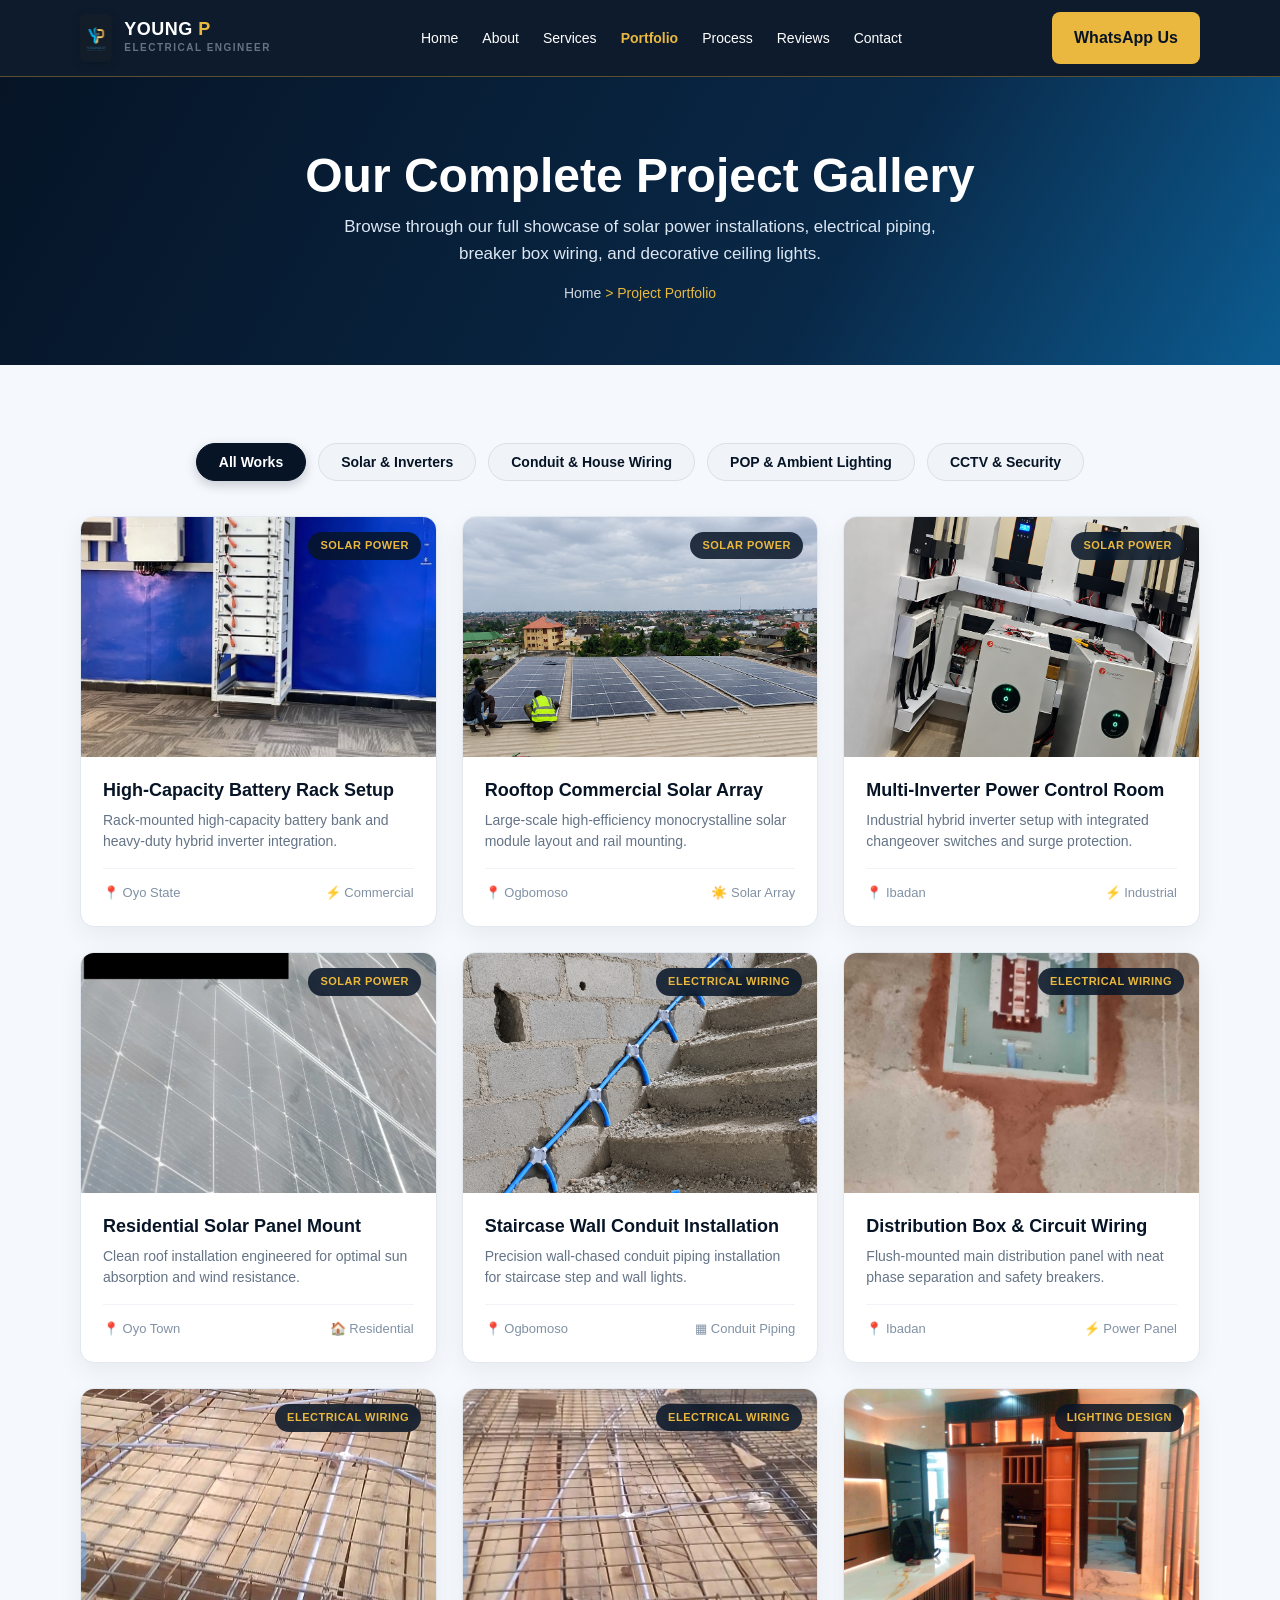
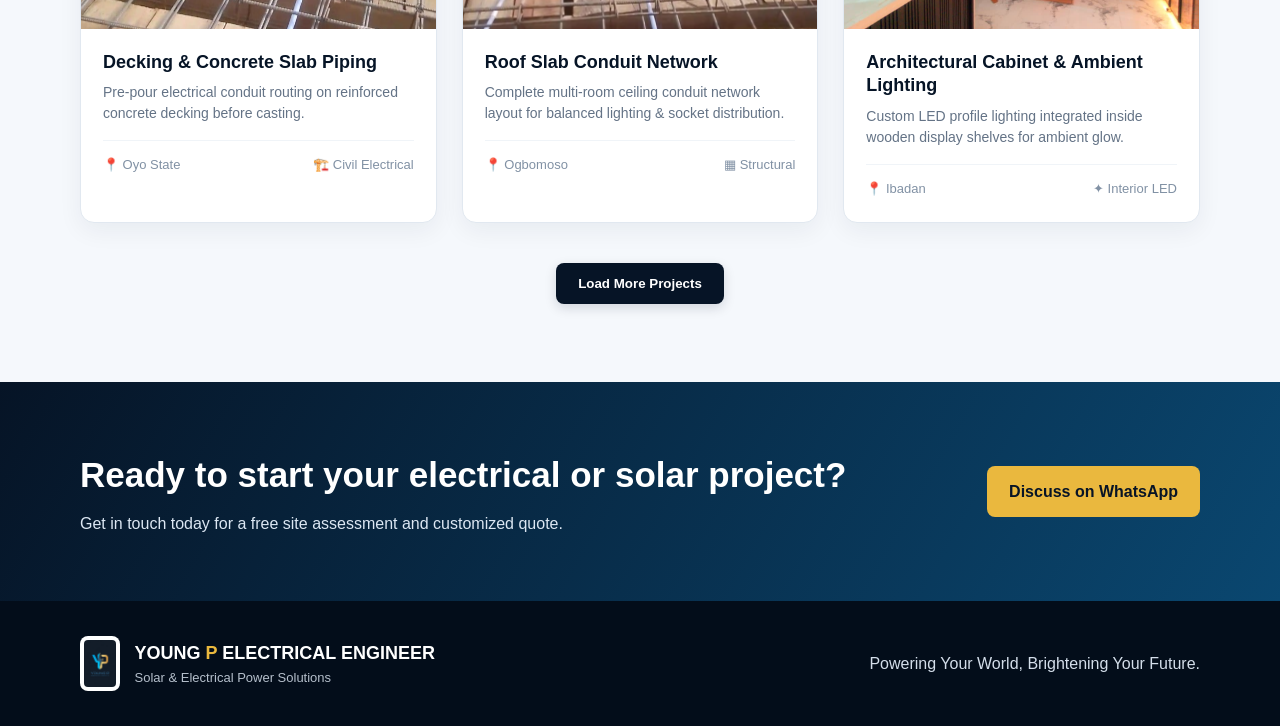
<file: projects.html>
<!DOCTYPE html>
<html lang="en">

<head>
    <meta charset="UTF-8">
    <meta name="viewport" content="width=device-width, initial-scale=1.0">
    <title>All Projects | Young P Electrical Engineer</title>
    <meta name="description"
        content="Explore our full portfolio of completed solar panel installations, high-capacity inverter setups, distribution board wiring, conduit piping, and modern LED/POP lighting.">
    <link rel="stylesheet" href="style.css">
    <link rel="stylesheet" href="responsiveness.css">

    <!-- Open Graph Tags -->
    <meta property="og:type" content="website">
    <meta property="og:title" content="Our Electrical & Solar Projects | Young P Electrical Engineer">
    <meta property="og:description" content="View our complete gallery of professional solar, wiring, security, and lighting installations.">
    <meta property="og:image" content="logo.jpg">

    <link rel="icon" type="image/jpeg" href="./IMAGES/logo.jpg">

    <style>
        /* Logo & Header Styling */
        .brand-container {
            display: flex;
            align-items: center;
            gap: 12px;
            text-decoration: none;
        }

        .header-logo {
            height: 48px;
            width: auto;
            border-radius: 6px;
            object-fit: contain;
            filter: drop-shadow(0px 2px 4px rgba(0, 0, 0, 0.2));
            transition: transform 0.3s ease;
        }

        .brand-container:hover .header-logo {
            transform: scale(1.05);
        }

        .brand-text-group {
            display: flex;
            flex-direction: column;
        }

        .brand-title {
            font-size: 18px;
            font-weight: 800;
            color: #ffffff;
            line-height: 1.1;
            letter-spacing: 0.5px;
        }

        .brand-title span {
            color: var(--gold);
        }

        .brand-subtitle {
            font-size: 10px;
            font-weight: 600;
            color: #647386;
            letter-spacing: 1.5px;
        }

        /* Hero Banner */
        .page-hero {
            background: linear-gradient(120deg, #061426 0%, #092847 65%, #0c5c91 100%);
            color: #ffffff;
            padding: 60px 0;
            text-align: center;
            position: relative;
        }

        .page-hero h1 {
            font-size: clamp(32px, 5vw, 48px);
            margin-bottom: 12px;
        }

        .page-hero p {
            color: #dce7f3;
            font-size: 17px;
            max-width: 650px;
            margin: 0 auto;
        }

        .breadcrumb {
            margin-top: 15px;
            font-size: 14px;
            color: var(--gold);
        }

        .breadcrumb a {
            color: #ffffff;
            opacity: 0.8;
            transition: opacity 0.2s;
        }

        .breadcrumb a:hover {
            opacity: 1;
            text-decoration: underline;
        }

        /* Portfolio Gallery Filter Controls */
        .gallery-filters {
            display: flex;
            justify-content: center;
            gap: 12px;
            margin-bottom: 35px;
            flex-wrap: wrap;
        }

        .filter-btn {
            background: #f0f4f8;
            border: 1px solid #dcdfe6;
            padding: 10px 22px;
            border-radius: 25px;
            cursor: pointer;
            font-weight: 700;
            font-size: 14px;
            color: var(--navy);
            transition: all 0.3s ease;
        }

        .filter-btn.active,
        .filter-btn:hover {
            background: var(--navy);
            color: #ffffff;
            border-color: var(--navy);
            box-shadow: 0 4px 12px rgba(6, 20, 38, 0.2);
        }

        /* Grid Layout */
        .gallery-grid {
            display: grid;
            grid-template-columns: repeat(auto-fill, minmax(310px, 1fr));
            gap: 25px;
        }

        .gallery-card {
            background: #ffffff;
            border-radius: 14px;
            overflow: hidden;
            border: 1px solid #e1e8f0;
            box-shadow: 0 8px 25px rgba(9, 30, 55, 0.06);
            transition: transform 0.3s ease, box-shadow 0.3s ease;
        }

        .gallery-card:hover {
            transform: translateY(-6px);
            box-shadow: 0 16px 35px rgba(9, 30, 55, 0.12);
        }

        .gallery-card-img {
            position: relative;
            height: 240px;
            overflow: hidden;
            background: #eef2f7;
        }

        .gallery-card-img img {
            width: 100%;
            height: 100%;
            object-fit: cover;
            transition: transform 0.5s ease;
        }

        .gallery-card:hover .gallery-card-img img {
            transform: scale(1.08);
        }

        .category-badge {
            position: absolute;
            top: 15px;
            right: 15px;
            background: rgba(6, 20, 38, 0.85);
            color: var(--gold);
            font-size: 11px;
            font-weight: 700;
            padding: 5px 12px;
            border-radius: 20px;
            backdrop-filter: blur(4px);
            text-transform: uppercase;
            letter-spacing: 0.5px;
        }

        .gallery-card-body {
            padding: 22px;
        }

        .gallery-card-body h3 {
            color: var(--navy);
            font-size: 18px;
            margin-bottom: 8px;
            line-height: 1.3;
        }

        .gallery-card-body p {
            color: #647386;
            font-size: 14px;
            line-height: 1.5;
            margin-bottom: 16px;
        }

        .gallery-card-footer {
            display: flex;
            align-items: center;
            justify-content: space-between;
            padding-top: 14px;
            border-top: 1px solid #f0f4f8;
            font-size: 13px;
            color: #8191a4;
        }

        /* Load More Controls */
        .load-more-wrapper {
            text-align: center;
            margin-top: 40px;
        }

        /* Footer Logo Wrapper */
        .footer-logo-wrapper {
            display: flex;
            align-items: center;
            gap: 15px;
        }

        .footer-logo {
            height: 55px;
            width: auto;
            border-radius: 8px;
            background: #ffffff;
            padding: 4px;
        }
    </style>
</head>

<body>
    <!-- Header -->
    <header>
        <div class="container nav">
            <a class="brand-container" href="index.html">
                <img src="./IMAGES/logo.jpg" alt="Young P Electrical Engineer Logo" class="header-logo">
                <div class="brand-text-group">
                    <span class="brand-title">YOUNG <span>P</span></span>
                    <span class="brand-subtitle">ELECTRICAL ENGINEER</span>
                </div>
            </a>
            <nav>
                <a href="index.html#home">Home</a>
                <a href="index.html#about">About</a>
                <a href="index.html#services">Services</a>
                <a href="projects.html" style="color: var(--gold); font-weight:700;">Portfolio</a>
                <a href="index.html#process">Process</a>
                <a href="index.html#reviews">Reviews</a>
                <a href="index.html#contact">Contact</a>
            </nav>
            <a class="btn btn-gold" href="https://wa.me/2349036891580">WhatsApp Us</a>
        </div>
    </header>

    <main>
        <!-- Hero Banner -->
        <section class="page-hero">
            <div class="container">
                <h1>Our Complete Project Gallery</h1>
                <p>Browse through our full showcase of solar power installations, electrical piping, breaker box wiring, and decorative ceiling lights.</p>
                <div class="breadcrumb">
                    <a href="index.html">Home</a> &gt; <span>Project Portfolio</span>
                </div>
            </div>
        </section>

        <!-- Gallery Section -->
        <section class="section alt">
            <div class="container">
                <!-- Filters -->
                <div class="gallery-filters">
                    <button class="filter-btn active" onclick="setCategory('all', this)">All Works</button>
                    <button class="filter-btn" onclick="setCategory('solar', this)">Solar & Inverters</button>
                    <button class="filter-btn" onclick="setCategory('wiring', this)">Conduit & House Wiring</button>
                    <button class="filter-btn" onclick="setCategory('lighting', this)">POP & Ambient Lighting</button>
                    <button class="filter-btn" onclick="setCategory('cctv', this)">CCTV & Security</button>
                </div>

                <!-- Dynamic Projects Grid -->
                <div class="gallery-grid" id="projectsGrid"></div>

                <!-- Load More Button -->
                <div class="load-more-wrapper">
                    <button id="loadMoreBtn" class="btn btn-navy" onclick="loadMoreProjects()">Load More Projects</button>
                </div>
            </div>
        </section>

        <!-- Call To Action -->
        <section class="cta">
            <div class="container cta-inner">
                <div>
                    <h2>Ready to start your electrical or solar project?</h2>
                    <p>Get in touch today for a free site assessment and customized quote.</p>
                </div>
                <a class="btn btn-gold" href="https://wa.me/2349036891580?text=Hello%20Young%20P%20Electrical%20Engineer%2C%20I%20saw%20your%20project%20gallery%20and%20would%20like%20to%20consult%20you.">Discuss on WhatsApp</a>
            </div>
        </section>
    </main>

    <!-- Footer -->
    <footer>
        <div class="container footer-grid">
            <div class="footer-logo-wrapper">
                <img src="./IMAGES/logo.jpg" alt="Young P Logo" class="footer-logo">
                <div>
                    <div class="footer-brand" style="font-weight: 800; font-size: 18px;">YOUNG <span class="gold">P</span> ELECTRICAL ENGINEER</div>
                    <div style="font-size: 13px; opacity: 0.85;">Solar & Electrical Power Solutions</div>
                </div>
            </div>
            <div>Powering Your World, Brightening Your Future.</div>
        </div>
    </footer>

    <!-- JavaScript Data Array & Gallery Script -->
    <script>
        // Data list containing all 35 project items
        const projectsData = [
            { img: 'IMAGES/solar 1.jpeg', title: 'High-Capacity Battery Rack Setup', desc: 'Rack-mounted high-capacity battery bank and heavy-duty hybrid inverter integration.', cat: 'solar', badge: 'Solar Power', loc: '📍 Oyo State', type: '⚡ Commercial' },
            { img: 'IMAGES/solar 2.png', title: 'Rooftop Commercial Solar Array', desc: 'Large-scale high-efficiency monocrystalline solar module layout and rail mounting.', cat: 'solar', badge: 'Solar Power', loc: '📍 Ogbomoso', type: '☀️ Solar Array' },
            { img: 'IMAGES/solar 3.png', title: 'Multi-Inverter Power Control Room', desc: 'Industrial hybrid inverter setup with integrated changeover switches and surge protection.', cat: 'solar', badge: 'Solar Power', loc: '📍 Ibadan', type: '⚡ Industrial' },
            { img: 'IMAGES/solar 4.jpg', title: 'Residential Solar Panel Mount', desc: 'Clean roof installation engineered for optimal sun absorption and wind resistance.', cat: 'solar', badge: 'Solar Power', loc: '📍 Oyo Town', type: '🏠 Residential' },
            { img: 'IMAGES/pipe 1.png', title: 'Staircase Wall Conduit Installation', desc: 'Precision wall-chased conduit piping installation for staircase step and wall lights.', cat: 'wiring', badge: 'Electrical Wiring', loc: '📍 Ogbomoso', type: '▦ Conduit Piping' },
            { img: 'IMAGES/pipe 2.jpg', title: 'Distribution Box & Circuit Wiring', desc: 'Flush-mounted main distribution panel with neat phase separation and safety breakers.', cat: 'wiring', badge: 'Electrical Wiring', loc: '📍 Ibadan', type: '⚡ Power Panel' },
            { img: 'IMAGES/pipe 3.jpg', title: 'Decking & Concrete Slab Piping', desc: 'Pre-pour electrical conduit routing on reinforced concrete decking before casting.', cat: 'wiring', badge: 'Electrical Wiring', loc: '📍 Oyo State', type: '🏗️ Civil Electrical' },
            { img: 'IMAGES/pipe 4.jpg', title: 'Roof Slab Conduit Network', desc: 'Complete multi-room ceiling conduit network layout for balanced lighting & socket distribution.', cat: 'wiring', badge: 'Electrical Wiring', loc: '📍 Ogbomoso', type: '▦ Structural' },
            { img: 'IMAGES/light 22.jpg', title: 'Architectural Cabinet & Ambient Lighting', desc: 'Custom LED profile lighting integrated inside wooden display shelves for ambient glow.', cat: 'lighting', badge: 'Lighting Design', loc: '📍 Ibadan', type: '✦ Interior LED' },
            
            // Items 10 to 35 - Match filenames to your local IMAGES folder
            { img: 'IMAGES/solar 13.jpg', title: 'Hybrid Inverter & Lithium Battery System', desc: 'Seamless auto-switchover inverter installation for uninterrupted residential power.', cat: 'solar', badge: 'Solar Power', loc: '📍 Ibadan', type: '⚡ Residential' },
            { img: 'IMAGES/light 1.jpeg', title: 'POP Ceiling Recessed Spotlight Network', desc: 'Precision recessed LED spotlight placement in living area POP ceiling.', cat: 'lighting', badge: 'Lighting Design', loc: '📍 Oyo Town', type: '✦ Accent Light' },
            { img: 'IMAGES/camera 1.jpg', title: 'High-Definition CCTV Camera Installation', desc: 'Outdoor dome and bullet camera network for 360-degree property security.', cat: 'cctv', badge: 'Security Systems', loc: '📍 Ibadan', type: '◉ Surveillance' },
            { img: 'IMAGES/solar 6.png', title: 'Roof Monocrystalline Solar Setup', desc: 'Heavy-duty rooftop solar panel installation with surge arresters.', cat: 'solar', badge: 'Solar Power', loc: '📍 Ogbomoso', type: '☀️ Rooftop Solar' },
            { img: 'IMAGES/solar 5.jpg', title: 'Residential Mounted Solar Panel', desc: 'Neat surface conduit piping for industrial workshop equipment.', cat: 'wiring', badge: 'Electrical Wiring', loc: '📍 Oyo State', type: '▦ Surface Conduit' },
            { img: 'IMAGES/light 2.jpeg', title: 'Chandeliers & Smart Mood Lighting', desc: 'Modern chandelier suspension and dimmable LED strip lighting setup.', cat: 'lighting', badge: 'Lighting Design', loc: '📍 Ibadan', type: '✦ Luxury Design' },
            { img: 'IMAGES/solar 7.jpg', title: 'Off-Grid Solar Panels', desc: 'High-capacity battery storage setup for full off-grid estate powering.', cat: 'solar', badge: 'Solar Power', loc: '📍 Commercial Site', type: '⚡ Off-Grid System' },
            { img: 'IMAGES/solar 11.jpg', title: 'Hybrid Inverter & Lithium Battery System', desc: 'Heavy-duty dual power source selector switch for generator and mains power.', cat: 'wiring', badge: 'Electrical Wiring', loc: '📍 Ogbomoso', type: '⚡ Mains Control' },
            { img: 'IMAGES/light 3.png', title: 'Hidden LED Strip Profile Channels', desc: 'Sleek architectural LED channel mounting along hallway walls.', cat: 'lighting', badge: 'Lighting Design', loc: '📍 Ibadan', type: '✦ Wall Strip' },
            { img: 'IMAGES/camera 2.jpg', title: 'Night Vision Perimeter Security Cameras', desc: 'IR night-vision motion detection CCTV installation for outdoor fences.', cat: 'cctv', badge: 'Security Systems', loc: '📍 Oyo Town', type: '◉ Security' },
            { img: 'IMAGES/solar 8.jpg', title: 'Solar Array Railing & Frame Mounting', desc: 'Corrosion-resistant metal mounting frames for long-term rooftop solar durability.', cat: 'solar', badge: 'Solar Power', loc: '📍 Ogbomoso', type: '☀️ Solar Structure' },
            { img: 'IMAGES/light 8.jpg', title: 'RGB Color Changing Ceiling Light', desc: 'Copper rod earthing pit setup and lightning protection system for residential protection.', cat: 'wiring', badge: 'Electrical Wiring', loc: '📍 Ibadan', type: '⚡ Safety Earthing' },
            { img: 'IMAGES/light 4.jpg', title: 'Warm White Ceiling Cove Lighting', desc: 'Indirect warm white LED cove lighting inside custom gypsum POP ceiling.', cat: 'lighting', badge: 'Lighting Design', loc: '📍 Oyo State', type: '✦ Ceiling Cove' },
            { img: 'IMAGES/camera 3.jpg', title: 'Multi-Channel Video Security Display', desc: 'NVR network setup with central multi-screen monitoring console.', cat: 'cctv', badge: 'Security Systems', loc: '📍 Ogbomoso', type: '◉ Central Control' },
            { img: 'IMAGES/solar 9.jpg', title: 'Pure Sine Wave Solar Inverter', desc: 'Clean installation of dual hybrid inverters for heavy home appliances.', cat: 'solar', badge: 'Solar Power', loc: '📍 Ibadan', type: '⚡ Inverter Setup' },
            { img: 'IMAGES/pipe 2.jpg', title: 'Deep Wall Chasing for Hidden Conduit', desc: 'Clean wall-chased electrical piping prior to plastering.', cat: 'wiring', badge: 'Electrical Wiring', loc: '📍 Oyo Town', type: '▦ Hidden Conduit' },
            { img: 'IMAGES/light 5.jpeg', title: 'Modern Outdoor Facade Wall Sconces', desc: 'Weatherproof exterior LED wall lamps for entrance gate and security fence.', cat: 'lighting', badge: 'Lighting Design', loc: '📍 Ogbomoso', type: '✦ Exterior Light' },
            { img: 'IMAGES/camera 4.jpg', title: 'Multi-Channel Video Security Display', desc: 'Electronic door lock installation with video door phone integration.', cat: 'cctv', badge: 'Security Systems', loc: '📍 Ibadan', type: '◉ Access Control' },
            { img: 'IMAGES/solar 10.jpg', title: 'High-Efficiency Solar Panel', desc: 'Solar battery charge regulator mounting for optimal battery life.', cat: 'solar', badge: 'Solar Power', loc: '📍 Oyo State', type: '⚡ MPPT Control' },
            { img: 'IMAGES/wiring 2.png', title: 'Sub-Panel Circuit Breaker Box Wiring', desc: 'Secondary distribution board wiring for upper floor rooms.', cat: 'wiring', badge: 'Electrical Wiring', loc: '📍 Ogbomoso', type: '⚡ Sub-Panel' },
            { img: 'IMAGES/light 6.jpg', title: 'RGB Color Changing Ceiling Strip Light', desc: 'Wireless remote-controlled RGB ambient lighting in modern living area.', cat: 'lighting', badge: 'Lighting Design', loc: '📍 Ibadan', type: '✦ Smart LED' },
            { img: 'IMAGES/light 7.jpg', title: 'Interior Dropping Light', desc: 'High-lumen outdoor LED floodlight installation for commercial compounds.', cat: 'lighting', badge: 'Lighting Design', loc: '📍 Oyo Town', type: '✦ Floodlight' },
            { img: 'IMAGES/solar 11.jpg', title: 'Solar Cable Trunking & Neat Management', desc: 'UV-resistant cable conduit management from solar roof panels to inverter unit.', cat: 'solar', badge: 'Solar Power', loc: '📍 Ogbomoso', type: '☀️ Neat Cable Routing' },
            { img: 'IMAGES/light 11.jpg', title: 'Strip Light', desc: 'Dedicated high-amp cabling for air conditioners, water heaters, and pumps.', cat: 'wiring', badge: 'Electrical Wiring', loc: '📍 Ibadan', type: '⚡ Appliance Wiring' },
            { img: 'IMAGES/solar 12.jpg', title: 'Hybrid Solar System With Tubular Battery', desc: 'Autonomous solar post lights with integrated motion sensors.', cat: 'solar', badge: 'Solar Power', loc: '📍 Oyo State', type: '☀️ Outdoor Solar' }
        ];

        let currentCategory = 'all';
        let visibleCount = 9; // Number of items per load

        function renderProjects() {
            const grid = document.getElementById('projectsGrid');
            const loadMoreBtn = document.getElementById('loadMoreBtn');
            
            // Filter list by selected category
            const filtered = projectsData.filter(p => currentCategory === 'all' || p.cat === currentCategory);
            
            // Get slice to display
            const toShow = filtered.slice(0, visibleCount);
            
            grid.innerHTML = toShow.map(item => `
                <div class="gallery-card">
                    <div class="gallery-card-img">
                        <img src="${item.img}" alt="${item.title}" loading="lazy">
                        <span class="category-badge">${item.badge}</span>
                    </div>
                    <div class="gallery-card-body">
                        <h3>${item.title}</h3>
                        <p>${item.desc}</p>
                        <div class="gallery-card-footer">
                            <span>${item.loc}</span>
                            <span>${item.type}</span>
                        </div>
                    </div>
                </div>
            `).join('');

            // Hide or show the "Load More" button based on remaining items
            if (visibleCount >= filtered.length) {
                loadMoreBtn.style.display = 'none';
            } else {
                loadMoreBtn.style.display = 'inline-block';
            }
        }

        function setCategory(cat, btn) {
            currentCategory = cat;
            visibleCount = 9; // reset view count on filter change
            
            document.querySelectorAll('.filter-btn').forEach(b => b.classList.remove('active'));
            if (btn) btn.classList.add('active');
            
            renderProjects();
        }

        function loadMoreProjects() {
            visibleCount += 9;
            renderProjects();
        }

        // Initialize on load
        document.addEventListener('DOMContentLoaded', renderProjects);
    </script>
</body>

</html>
</file>
<file: style.css>
:root {
    --navy: #061426;
    --blue: #08a9ed;
    --gold: #eab83e;
    --white: #fff;
    --light: #f5f8fc;
    --text: #182538;
}

* {
    box-sizing: border-box;
    margin: 0;
    padding: 0;
}

body {
    font-family: Arial, Helvetica, sans-serif;
    color: var(--text);
    line-height: 1.6;
    background: #fff;
}

a {
    text-decoration: none;
    color: inherit;
}

.container {
    width: min(1120px, 92%);
    margin: auto;
}

/* Header & Navigation */
header {
    position: sticky;
    top: 0;
    z-index: 10;
    background: rgba(6, 20, 38, .97);
    border-bottom: 1px solid rgba(234, 184, 62, .35);
}

.nav {
    min-height: 76px;
    display: flex;
    align-items: center;
    justify-content: space-between;
    gap: 20px;
}

.brand {
    font-weight: 800;
    color: #ffffff;
    font-size: 20px;
    letter-spacing: .8px;
}

.brand span {
    color: var(--gold);
}

.brand small {
    display: block;
    color: #c9d5e4;
    font-size: 10px;
    letter-spacing: 3px;
}

nav {
    display: flex;
    gap: 24px;
    color: #fff;
    font-size: 14px;
}

nav a:hover {
    color: var(--gold);
}

/* Buttons */
.btn {
    display: inline-block;
    padding: 13px 22px;
    border-radius: 8px;
    font-weight: 700;
    border: none;
    cursor: pointer;
    transition: all 0.3s ease;
}

.btn-gold {
    background: var(--gold);
    color: #081426;
}

.btn-gold:hover {
    background: #d4a32e;
}

.btn-blue {
    background: var(--blue);
    color: #061426;
}

.btn-blue:hover {
    background: #068cc5;
}

.btn-navy {
    background: var(--navy);
    color: #ffffff;
    box-shadow: 0 4px 12px rgba(6, 20, 38, 0.15);
}

.btn-navy:hover {
    background: #092847;
    box-shadow: 0 6px 16px rgba(6, 20, 38, 0.25);
}

/* Hero Section */
.hero {
    background: linear-gradient(120deg, #061426 0%, #092847 65%, #0c5c91 100%);
    color: #fff;
    padding: 90px 0 80px;
    position: relative;
    overflow: hidden;
}

.hero:after {
    content: "";
    position: absolute;
    right: -120px;
    top: -180px;
    width: 480px;
    height: 480px;
    border: 2px solid rgba(234, 184, 62, .3);
    transform: rotate(35deg);
}

.hero-grid {
    display: grid;
    grid-template-columns: 1.1fr .9fr;
    gap: 50px;
    align-items: center;
    position: relative;
    z-index: 1;
}

.kicker {
    color: var(--gold);
    font-weight: 800;
    letter-spacing: 2px;
    text-transform: uppercase;
    font-size: 13px;
}

h1 {
    font-size: clamp(40px, 6vw, 68px);
    line-height: 1.04;
    margin: 14px 0 20px;
}

h1 span {
    color: var(--blue);
}

.hero p {
    font-size: 19px;
    color: #dce7f3;
    max-width: 650px;
    margin-bottom: 28px;
}

.hero-card {
    background: #fff;
    color: var(--text);
    padding: 28px;
    border-radius: 18px;
    box-shadow: 0 20px 60px rgba(0, 0, 0, .28);
    border-top: 5px solid var(--gold);
}

.hero-card h3 {
    color: var(--navy);
    margin-bottom: 10px;
}

.hero-card p {
    color: #536174;
    font-size: 15px;
    margin: 0;
}

/* General Layout Sections */
.section {
    padding: 78px 0;
}

.section.alt {
    background: var(--light);
}

.section-title {
    text-align: center;
    max-width: 760px;
    margin: 0 auto 45px;
}

.section-title h2 {
    font-size: 36px;
    color: var(--navy);
    margin-bottom: 10px;
}

.section-title h2 span {
    color: var(--blue);
}

.section-title p {
    color: #617083;
}

/* Services */
.grid {
    display: grid;
    grid-template-columns: repeat(3, 1fr);
    gap: 22px;
}

.service {
    background: #fff;
    border: 1px solid #e1e8f0;
    border-radius: 14px;
    padding: 27px;
    box-shadow: 0 8px 25px rgba(9, 30, 55, .06);
    transition: .2s;
}

.service:hover {
    transform: translateY(-4px);
    box-shadow: 0 14px 30px rgba(9, 30, 55, .12);
}

.icon {
    width: 48px;
    height: 48px;
    border-radius: 12px;
    background: #071a31;
    color: var(--gold);
    display: grid;
    place-items: center;
    font-size: 22px;
    margin-bottom: 15px;
}

.service h3 {
    color: var(--navy);
    margin-bottom: 7px;
}

.service p {
    color: #647386;
    font-size: 14px;
}

/* About Section */
.about {
    display: grid;
    grid-template-columns: 1fr 1fr;
    gap: 55px;
    align-items: center;
}

.about-box {
    background: var(--navy);
    color: #fff;
    padding: 36px;
    border-radius: 18px;
    border-left: 5px solid var(--gold);
}

.about-box h3 {
    color: var(--gold);
    font-size: 24px;
    margin-bottom: 10px;
}

.about-box p {
    color: #dbe6f2;
}

.points {
    display: grid;
    gap: 13px;
    margin-top: 20px;
}

.points div {
    font-weight: 700;
}

.points span {
    color: var(--blue);
    margin-right: 8px;
}

/* Work Process Section */
.process {
    counter-reset: step;
    display: grid;
    grid-template-columns: repeat(2, 1fr);
    gap: 18px;
}

.step {
    position: relative;
    padding: 25px 25px 25px 80px;
    background: #fff;
    border-radius: 12px;
    border: 1px solid #e1e8f0;
}

.step:before {
    counter-increment: step;
    content: counter(step);
    position: absolute;
    left: 22px;
    top: 23px;
    width: 40px;
    height: 40px;
    border-radius: 50%;
    display: grid;
    place-items: center;
    background: var(--gold);
    font-weight: 800;
    color: var(--navy);
}

/* Rating & Review Section */
.rating-grid {
    display: grid;
    grid-template-columns: 1fr 1fr;
    gap: 35px;
    align-items: start;
}

.rating-card {
    background: #fff;
    padding: 30px;
    border-radius: 14px;
    border: 1px solid #dfe7ef;
    box-shadow: 0 8px 25px rgba(9, 30, 55, .05);
}

.rating-card h3 {
    color: var(--navy);
    margin-bottom: 8px;
}

.rating-card p {
    color: #647386;
    font-size: 14px;
    margin-bottom: 20px;
}

.form-group {
    margin-bottom: 18px;
}

.form-group label {
    display: block;
    font-weight: 700;
    color: var(--navy);
    margin-bottom: 6px;
    font-size: 14px;
}

.form-group input,
.form-group textarea {
    width: 100%;
    padding: 12px 14px;
    border: 1px solid #cbd5e1;
    border-radius: 8px;
    font-family: inherit;
    font-size: 14px;
    color: var(--text);
    outline: none;
    transition: border-color .2s;
}

.form-group input:focus,
.form-group textarea:focus {
    border-color: var(--blue);
}

.star-rating {
    display: flex;
    flex-direction: row-reverse;
    justify-content: flex-end;
    gap: 4px;
}

.star-rating input {
    display: none;
}

.star-rating label {
    font-size: 28px;
    color: #cbd5e1;
    cursor: pointer;
    transition: color .2s;
    margin-bottom: 0;
}

.star-rating input:checked ~ label,
.star-rating label:hover,
.star-rating label:hover ~ label {
    color: var(--gold);
}

.btn-full {
    width: 100%;
    border: none;
    cursor: pointer;
    text-align: center;
}

/* Dedicated Page-Like Review Feed */
.reviews-feed-wrapper {
    background: #fff;
    border-radius: 14px;
    border: 1px solid #dfe7ef;
    padding: 24px;
    box-shadow: 0 8px 25px rgba(9, 30, 55, .05);
}

.reviews-feed-header {
    display: flex;
    justify-content: space-between;
    align-items: center;
    padding-bottom: 14px;
    margin-bottom: 16px;
    border-bottom: 2px solid #f0f4f8;
}

.reviews-feed-header h3 {
    color: var(--navy);
    font-size: 18px;
}

.reviews-feed-header span {
    background: var(--light);
    color: var(--blue);
    font-weight: 700;
    font-size: 12px;
    padding: 4px 10px;
    border-radius: 20px;
    border: 1px solid #d0e4f7;
}

.reviews-list {
    display: flex;
    flex-direction: column;
    gap: 16px;
    max-height: 430px;
    overflow-y: auto;
    padding-right: 8px;
}

/* Custom Scrollbar for Reviews Feed */
.reviews-list::-webkit-scrollbar {
    width: 6px;
}

.reviews-list::-webkit-scrollbar-track {
    background: #f1f5f9;
    border-radius: 8px;
}

.reviews-list::-webkit-scrollbar-thumb {
    background: #cbd5e1;
    border-radius: 8px;
}

.reviews-list::-webkit-scrollbar-thumb:hover {
    background: var(--blue);
}

.review-item {
    background: var(--light);
    padding: 18px 20px;
    border-radius: 12px;
    border: 1px solid #e1e8f0;
}

.review-header {
    display: flex;
    justify-content: space-between;
    align-items: center;
}

.review-header strong {
    color: var(--navy);
}

.stars {
    color: var(--gold);
    letter-spacing: 2px;
}

.review-item small {
    display: block;
    color: #8191a4;
    margin-bottom: 8px;
}

.review-item p {
    color: #536174;
    font-size: 14px;
}

/* CTA Section */
.cta {
    background: linear-gradient(120deg, #061426, #0a4770);
    color: #fff;
    padding: 65px 0;
}

.cta-inner {
    display: flex;
    align-items: center;
    justify-content: space-between;
    gap: 30px;
}

.cta h2 {
    font-size: 35px;
}

.cta p {
    color: #dce7f3;
    margin-top: 8px;
}

/* Contact Section */
.contact {
    display: grid;
    grid-template-columns: 1fr 1fr;
    gap: 35px;
}

.contact-card {
    padding: 30px;
    border: 1px solid #dfe7ef;
    border-radius: 14px;
}

.contact-item {
    padding: 12px 0;
    border-bottom: 1px solid #e7edf3;
}

.contact-item:last-child {
    border: 0;
}

.contact-item strong {
    display: block;
    color: var(--navy);
}

/* Footer */
footer {
    background: #030d1a;
    color: #d4deea;
    padding: 35px 0;
}

.footer-grid {
    display: flex;
    justify-content: space-between;
    gap: 30px;
    align-items: center;
}

.footer-brand {
    font-size: 20px;
    font-weight: 800;
    color: #ffffff;
}

.gold {
    color: var(--gold);
}
</file>
<file: responsiveness.css>
@media (max-width: 800px) {
    nav {
        display: none;
    }

    .hero-grid,
    .about,
    .contact,
    .rating-grid {
        grid-template-columns: 1fr;
    }

    .grid {
        grid-template-columns: 1fr 1fr;
    }

    .process {
        grid-template-columns: 1fr;
    }

    .cta-inner,
    .footer-grid {
        flex-direction: column;
        align-items: flex-start;
    }

    h1 {
        font-size: 46px;
    }
}

@media (max-width: 600px) {
    .hero-card, 
    .rating-card, 
    .about-box,
    .contact-card {
        padding: 20px;
    }

    .btn {
        display: block;
        width: 100%;
        text-align: center;
        margin-left: 0 !important;
        margin-top: 10px;
    }

    .contact-item {
        word-break: break-word;
    }

    .gallery-action-wrapper #viewMoreBtn {
        width: 100%;
        max-width: 280px;
    }
}

@media (max-width: 520px) {
    .grid {
        grid-template-columns: 1fr;
    }

    .section {
        padding: 58px 0;
    }

    .hero {
        padding: 65px 0;
    }

    h1 {
        font-size: 34px;
    }

    .star-rating label {
        font-size: 24px;
    }
}
</file>
